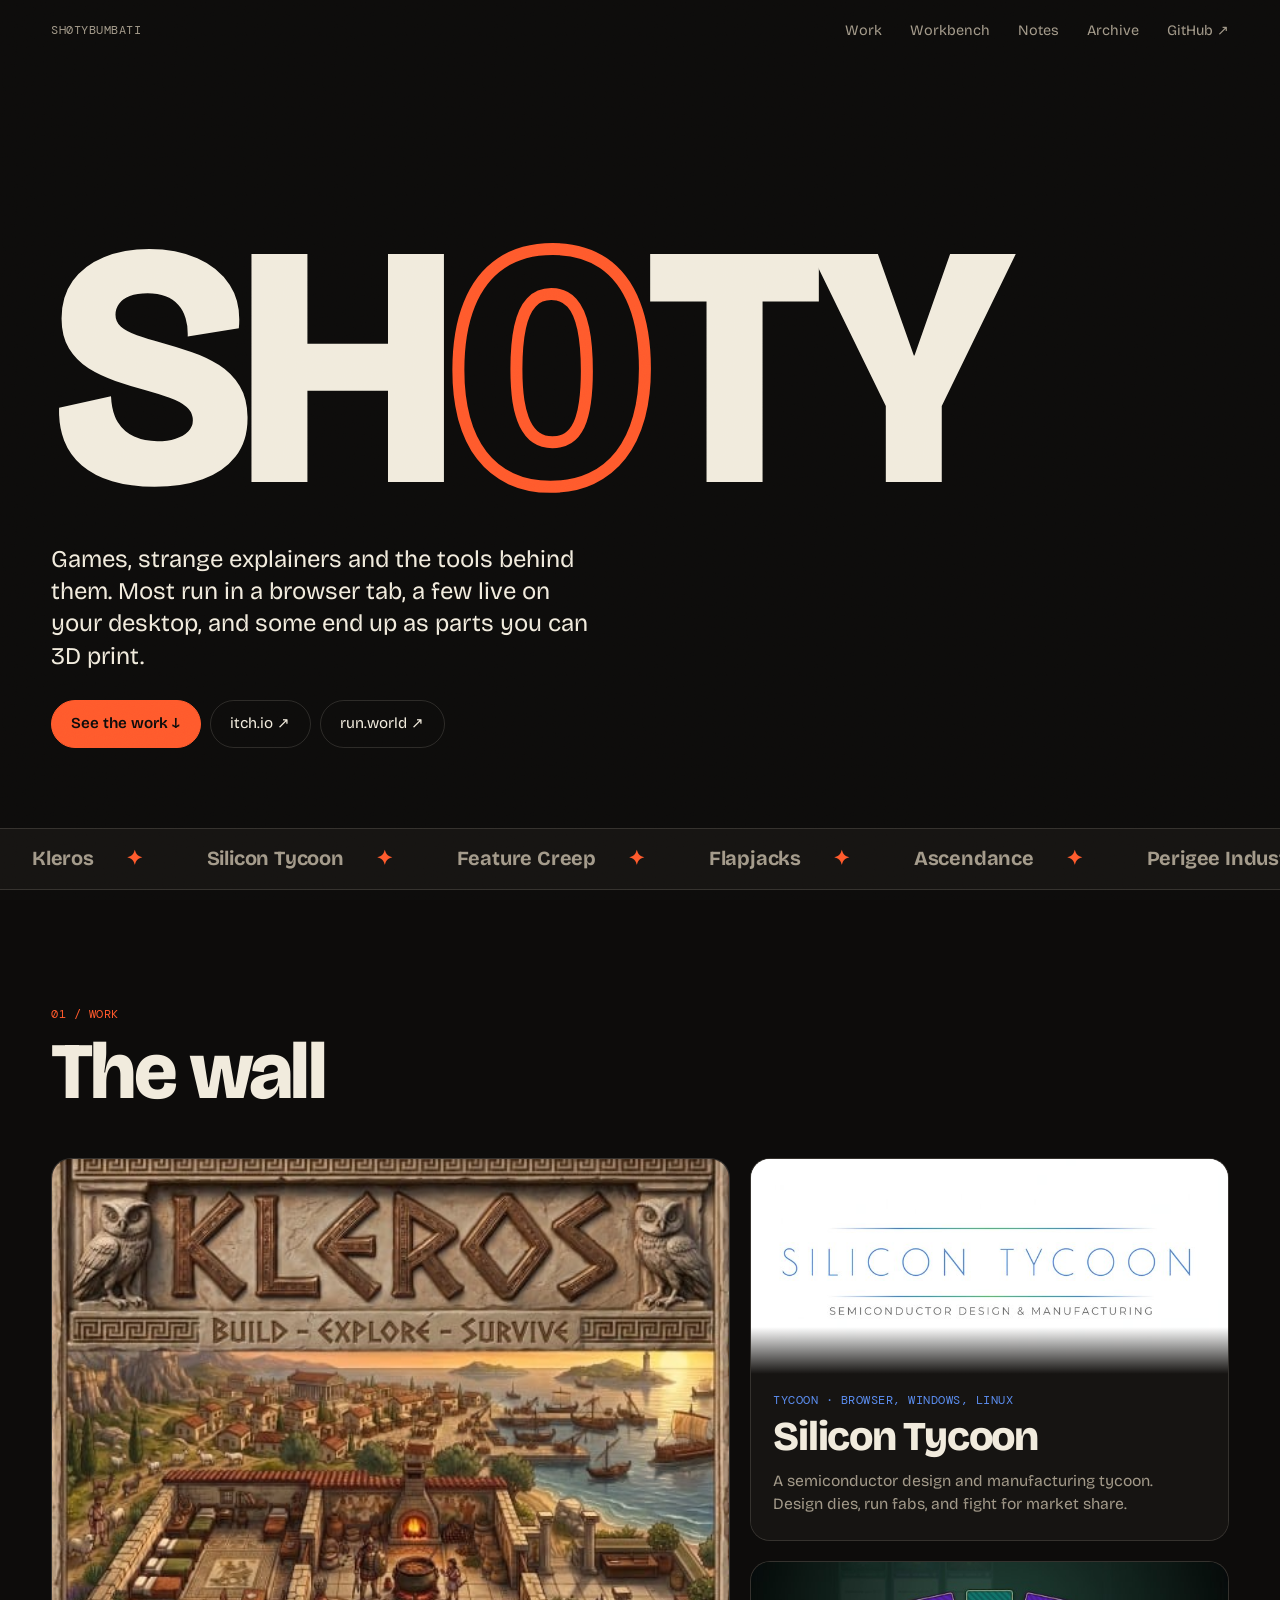
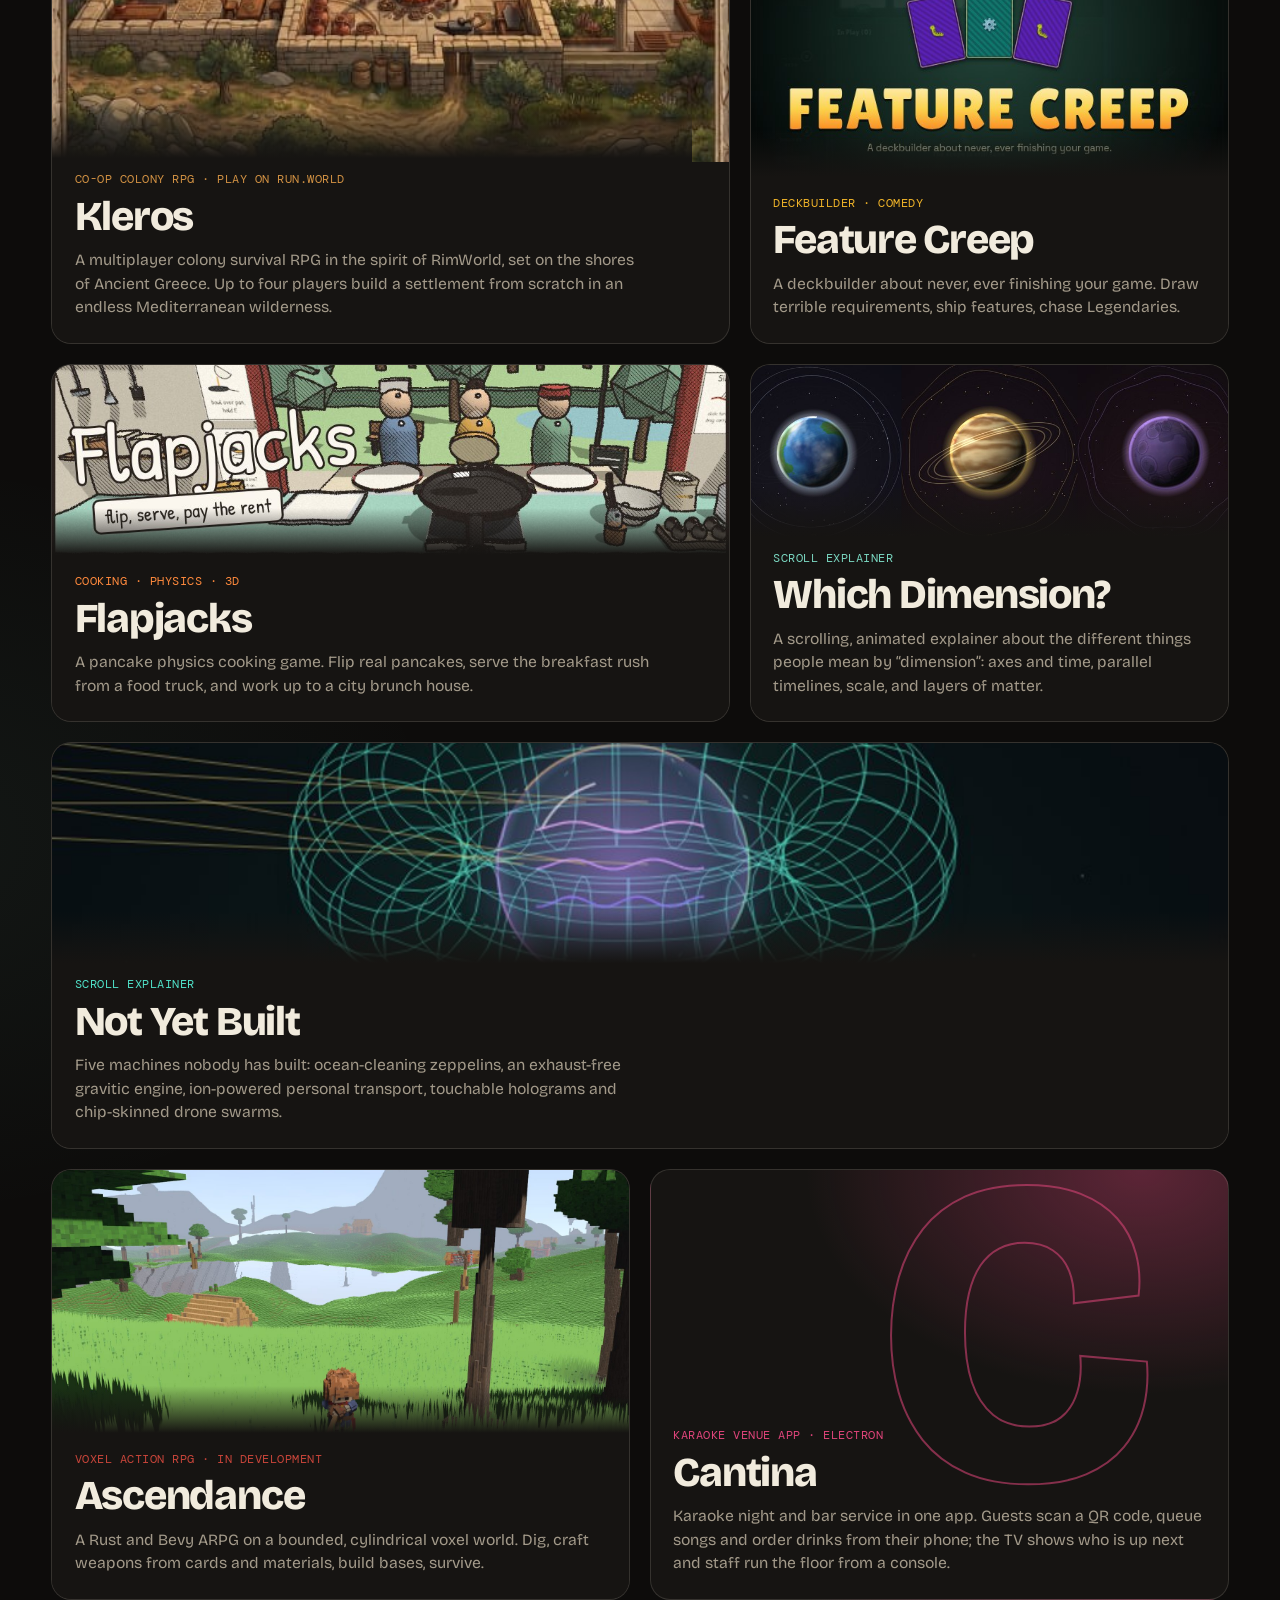
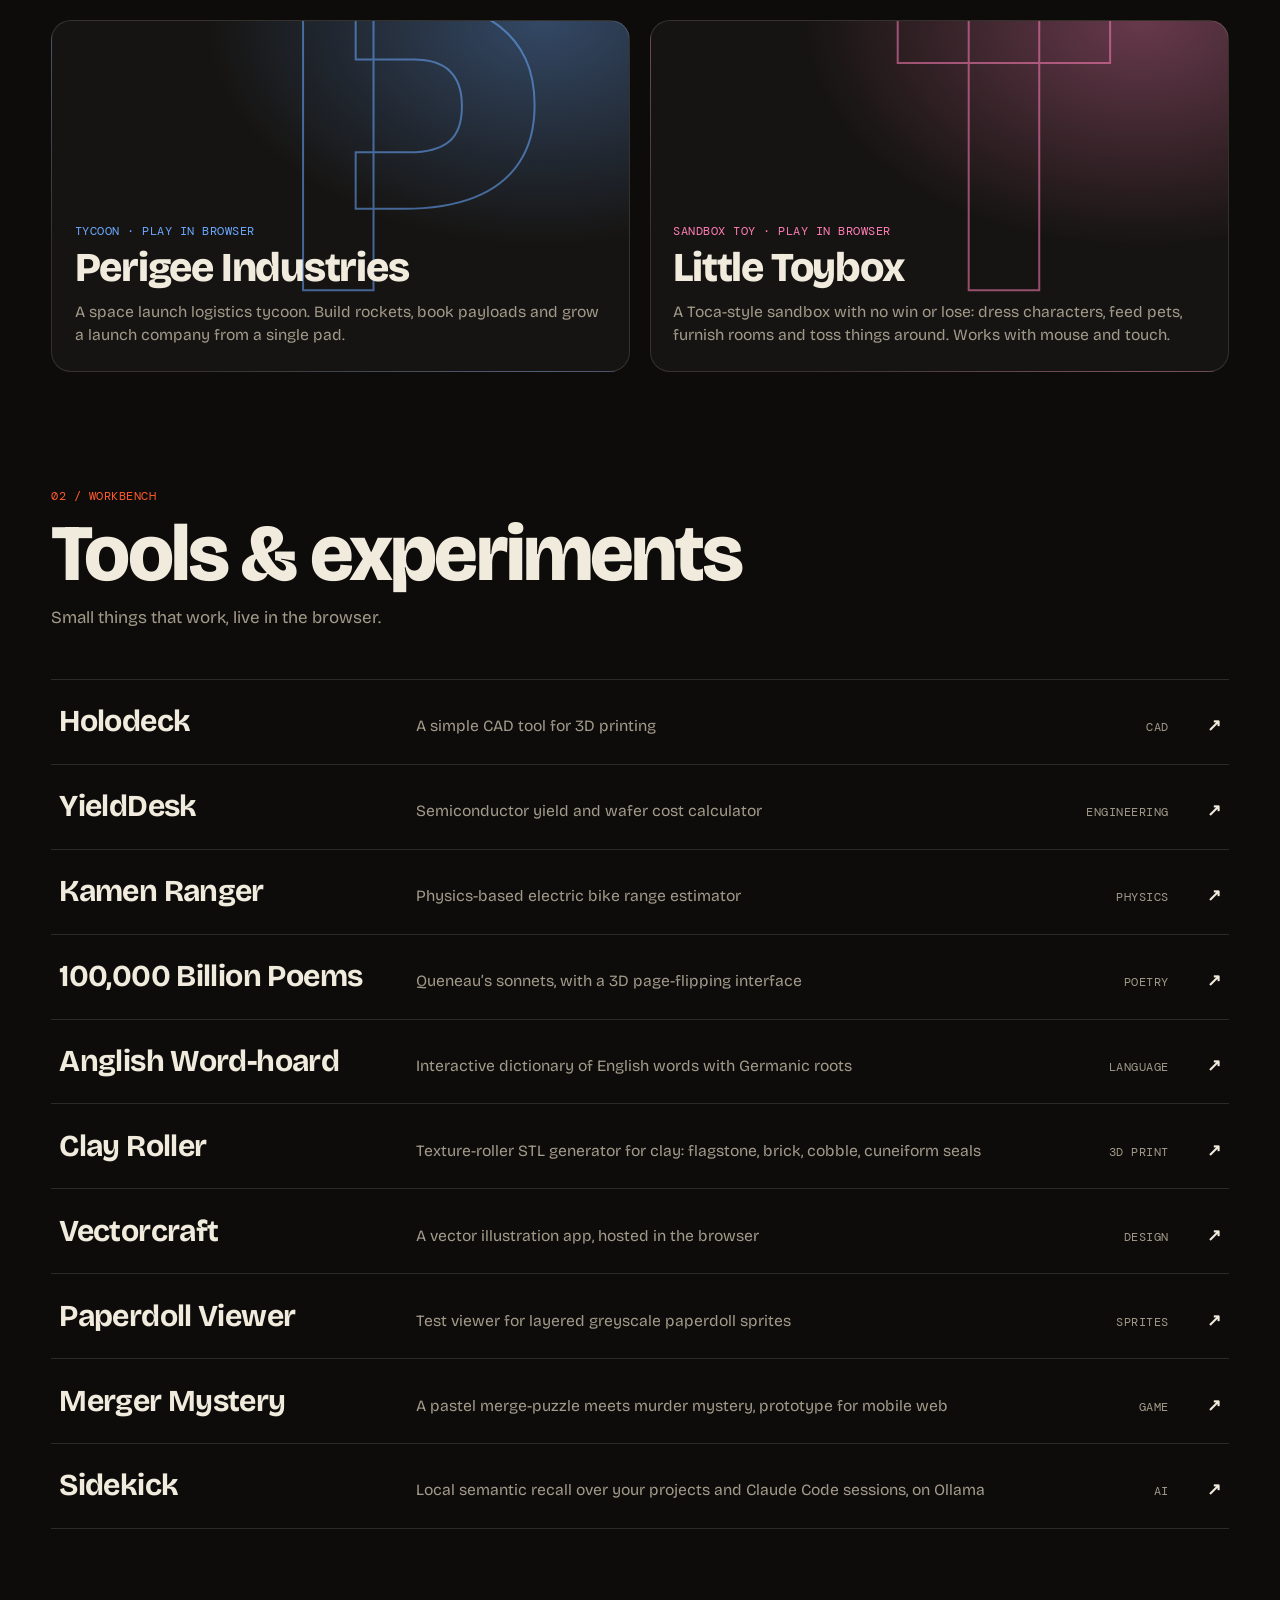
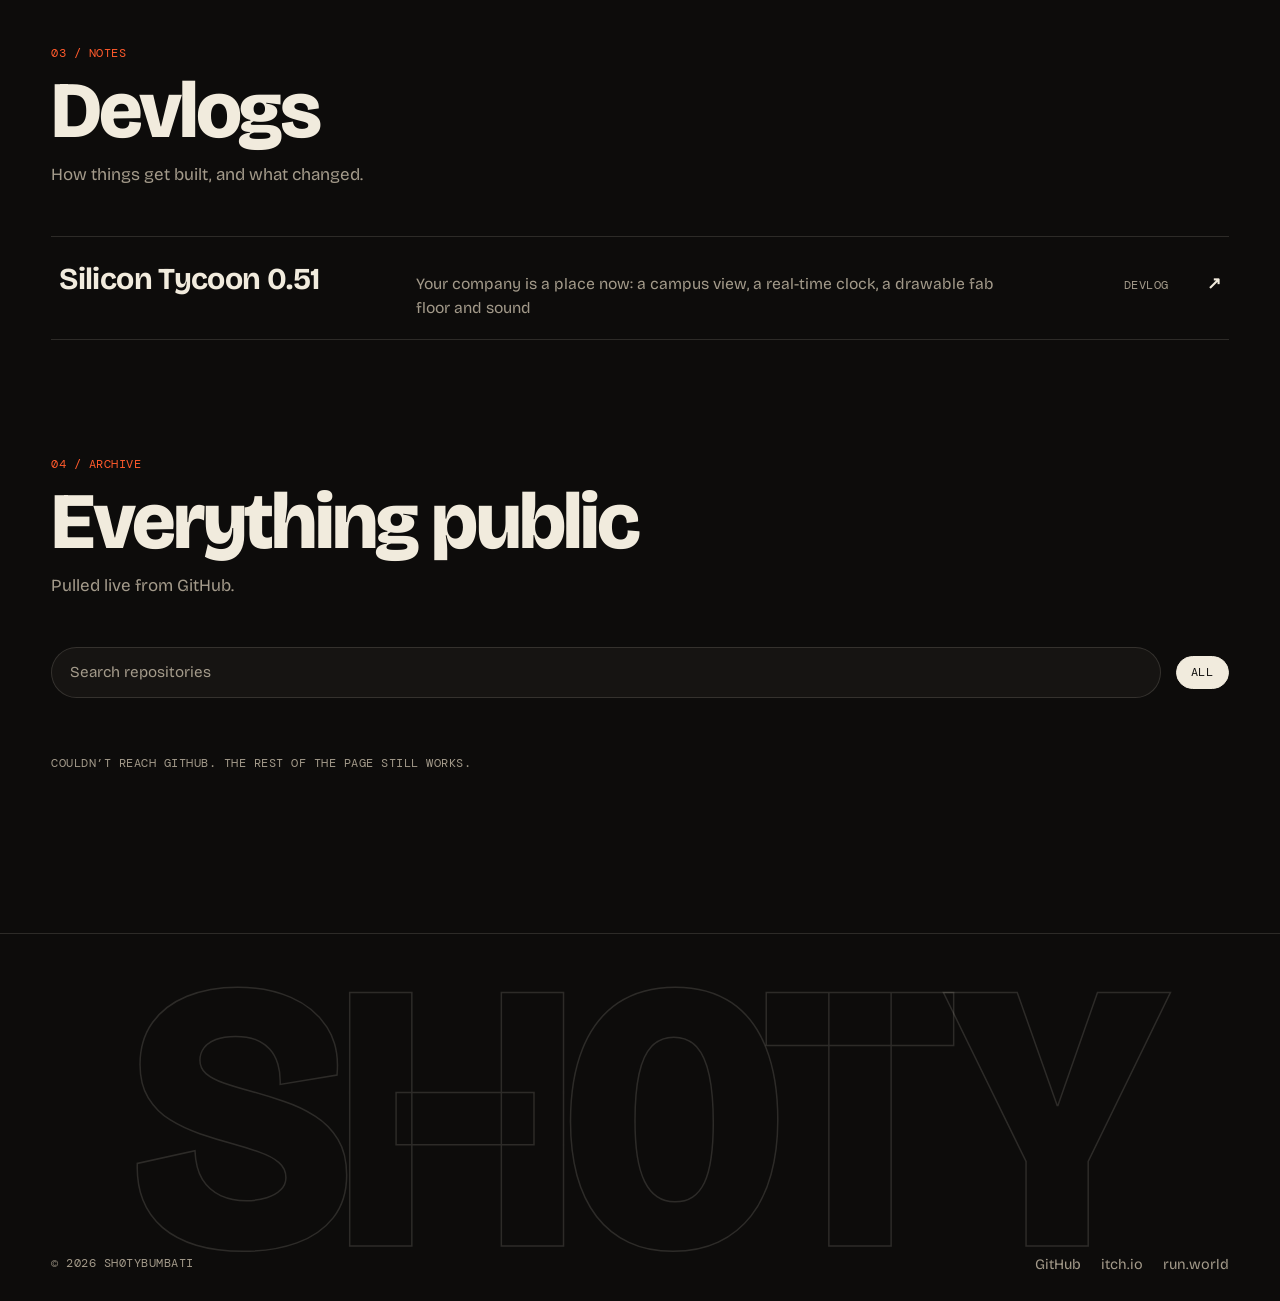
<file: index.html>
<!DOCTYPE html>
<html lang="en">
<head>
    <meta charset="UTF-8">
    <meta name="viewport" content="width=device-width, initial-scale=1.0">
    <title>Sh0ty — games, tools &amp; strange explainers</title>
    <meta name="description" content="Sh0tybumbati's portfolio: browser games, desktop apps, tools and animated explainers.">
    <meta name="theme-color" content="#0d0c0b">
    <link rel="preconnect" href="https://fonts.googleapis.com">
    <link rel="preconnect" href="https://fonts.gstatic.com" crossorigin>
    <link href="https://fonts.googleapis.com/css2?family=Bricolage+Grotesque:opsz,wght@12..96,300..800&family=DM+Mono:wght@400;500&display=swap" rel="stylesheet">
    <link rel="stylesheet" href="style.css">
    <script>document.documentElement.classList.add('js');</script>
</head>
<body>
    <div class="grain" aria-hidden="true"></div>

    <header class="hero">
        <nav class="topbar" aria-label="Elsewhere">
            <span class="mono">sh0tybumbati</span>
            <span class="topbar-links">
                <a href="#wall">Work</a>
                <a href="#bench">Workbench</a>
                <a href="#notes">Notes</a>
                <a href="#archive">Archive</a>
                <a href="https://github.com/sh0tybumbati" target="_blank" rel="noopener">GitHub&nbsp;↗</a>
            </span>
        </nav>

        <h1 class="wordmark" aria-label="Sh0ty">
            <span>SH</span><span class="zero">0</span><span>TY</span>
        </h1>
        <p class="lede">Games, strange explainers and the tools behind them. Most run in a browser tab, a few live on your desktop, and some end up as parts you can 3D print.</p>

        <div class="hero-cta">
            <a class="pill pill-solid" href="#wall">See the work <span aria-hidden="true">↓</span></a>
            <a class="pill" href="https://sh0tybumbati.itch.io" target="_blank" rel="noopener">itch.io&nbsp;↗</a>
            <a class="pill" href="https://run.world/sh0tybumbati" target="_blank" rel="noopener">run.world&nbsp;↗</a>
        </div>
    </header>

    <div class="ticker" aria-hidden="true">
        <div class="ticker-track">
            <span>Kleros</span><span>Silicon Tycoon</span><span>Feature Creep</span><span>Flapjacks</span><span>Ascendance</span><span>Perigee Industries</span><span>Little Toybox</span><span>Cantina</span><span>Which Dimension?</span><span>Holodeck</span>
            <span>Kleros</span><span>Silicon Tycoon</span><span>Feature Creep</span><span>Flapjacks</span><span>Ascendance</span><span>Perigee Industries</span><span>Little Toybox</span><span>Cantina</span><span>Which Dimension?</span><span>Holodeck</span>
        </div>
    </div>

    <main>
        <!-- The wall: hand-maintained, since most game repos are private and the GitHub API can't list them -->
        <section id="wall" class="wall-section">
            <div class="sec-head">
                <p class="mono kicker">01 / Work</p>
                <h2>The wall</h2>
            </div>

            <div class="wall">
                <a class="tile t-kleros" style="--c:#d19143" href="https://run.world/sh0tybumbati/kleros" target="_blank" rel="noopener">
                    <div class="media" style="background-image:url('assets/img/kleros.jpg')"></div>
                    <div class="cap">
                        <span class="mono tag">Co-op colony RPG · play on run.world</span>
                        <h3>Kleros</h3>
                        <p>A multiplayer colony survival RPG in the spirit of RimWorld, set on the shores of Ancient Greece. Up to four players build a settlement from scratch in an endless Mediterranean wilderness.</p>
                    </div>
                    <span class="go" aria-hidden="true">↗</span>
                </a>

                <a class="tile t-silicon" style="--c:#5b8def" href="https://sh0tybumbati.itch.io/silicon-tycoon" target="_blank" rel="noopener">
                    <div class="media media-light" style="background-image:url('assets/img/silicon-tycoon.jpg')"></div>
                    <div class="cap">
                        <span class="mono tag">Tycoon · browser, Windows, Linux</span>
                        <h3>Silicon Tycoon</h3>
                        <p>A semiconductor design and manufacturing tycoon. Design dies, run fabs, and fight for market share.</p>
                    </div>
                    <span class="go" aria-hidden="true">↗</span>
                </a>

                <a class="tile t-creep" style="--c:#f0b429" href="https://sh0tybumbati.itch.io/feature-creep" target="_blank" rel="noopener">
                    <div class="media" style="background-image:url('assets/img/feature-creep.jpg')"></div>
                    <div class="cap">
                        <span class="mono tag">Deckbuilder · comedy</span>
                        <h3>Feature Creep</h3>
                        <p>A deckbuilder about never, ever finishing your game. Draw terrible requirements, ship features, chase Legendaries.</p>
                    </div>
                    <span class="go" aria-hidden="true">↗</span>
                </a>

                <a class="tile t-flap" style="--c:#ff8a3d" href="https://sh0tybumbati.itch.io/flapjacks" target="_blank" rel="noopener">
                    <div class="media" style="background-image:url('assets/img/flapjacks.jpg')"></div>
                    <div class="cap">
                        <span class="mono tag">Cooking · physics · 3D</span>
                        <h3>Flapjacks</h3>
                        <p>A pancake physics cooking game. Flip real pancakes, serve the breakfast rush from a food truck, and work up to a city brunch house.</p>
                    </div>
                    <span class="go" aria-hidden="true">↗</span>
                </a>

                <a class="tile t-dim" style="--c:#7ad7c1" href="https://sh0tybumbati.github.io/dimensions/" target="_blank" rel="noopener">
                    <div class="media" style="background-image:url('assets/img/dimensions.jpg')"></div>
                    <div class="cap">
                        <span class="mono tag">Scroll explainer</span>
                        <h3>Which Dimension?</h3>
                        <p>A scrolling, animated explainer about the different things people mean by &ldquo;dimension&rdquo;: axes and time, parallel timelines, scale, and layers of matter.</p>
                    </div>
                    <span class="go" aria-hidden="true">↗</span>
                </a>

                <a class="tile t-nyb" style="--c:#50e1c8" href="https://sh0tybumbati.github.io/not-yet-built/" target="_blank" rel="noopener">
                    <div class="media" style="background-image:url('assets/img/not-yet-built.jpg')"></div>
                    <div class="cap">
                        <span class="mono tag">Scroll explainer</span>
                        <h3>Not Yet Built</h3>
                        <p>Five machines nobody has built: ocean-cleaning zeppelins, an exhaust-free gravitic engine, ion-powered personal transport, touchable holograms and chip-skinned drone swarms.</p>
                    </div>
                    <span class="go" aria-hidden="true">&#8599;</span>
                </a>

                <!-- Private repo: no link. -->
                <div class="tile t-asc" style="--c:#c8453a">
                    <div class="media" style="background-image:url('assets/img/ascendance.jpg')"></div>
                    <div class="cap">
                        <span class="mono tag">Voxel action RPG · in development</span>
                        <h3>Ascendance</h3>
                        <p>A Rust and Bevy ARPG on a bounded, cylindrical voxel world. Dig, craft weapons from cards and materials, build bases, survive.</p>
                    </div>
                </div>

                <a class="tile t-cantina poster" style="--c:#e0457b" href="https://github.com/sh0tybumbati/cantina" target="_blank" rel="noopener">
                    <div class="poster-art" aria-hidden="true">
                        <span>C</span>
                    </div>
                    <div class="cap">
                        <span class="mono tag">Karaoke venue app · Electron</span>
                        <h3>Cantina</h3>
                        <p>Karaoke night and bar service in one app. Guests scan a QR code, queue songs and order drinks from their phone; the TV shows who is up next and staff run the floor from a console.</p>
                    </div>
                    <span class="go" aria-hidden="true">↗</span>
                </a>

                <a class="tile t-perigee poster" style="--c:#6aa9ff" href="https://sh0tybumbati.github.io/perigee-industries/" target="_blank" rel="noopener">
                    <div class="poster-art" aria-hidden="true">
                        <span>P</span>
                    </div>
                    <div class="cap">
                        <span class="mono tag">Tycoon · play in browser</span>
                        <h3>Perigee Industries</h3>
                        <p>A space launch logistics tycoon. Build rockets, book payloads and grow a launch company from a single pad.</p>
                    </div>
                    <span class="go" aria-hidden="true">&#8599;</span>
                </a>

                <a class="tile t-toybox poster" style="--c:#ff7eb6" href="https://sh0tybumbati.github.io/toybox/" target="_blank" rel="noopener">
                    <div class="poster-art" aria-hidden="true">
                        <span>T</span>
                    </div>
                    <div class="cap">
                        <span class="mono tag">Sandbox toy · play in browser</span>
                        <h3>Little Toybox</h3>
                        <p>A Toca-style sandbox with no win or lose: dress characters, feed pets, furnish rooms and toss things around. Works with mouse and touch.</p>
                    </div>
                    <span class="go" aria-hidden="true">&#8599;</span>
                </a>
            </div>
        </section>

        <section id="bench" class="bench-section">
            <div class="sec-head">
                <p class="mono kicker">02 / Workbench</p>
                <h2>Tools &amp; experiments</h2>
                <p class="sec-sub">Small things that work, live in the browser.</p>
            </div>

            <ul class="bench">
                <li><a href="https://sh0tybumbati.github.io/holodeck/" target="_blank" rel="noopener"><span class="b-name">Holodeck</span><span class="b-desc">A simple CAD tool for 3D printing</span><span class="mono b-tag">cad</span><span class="b-go" aria-hidden="true">↗</span></a></li>
                <li><a href="https://sh0tybumbati.github.io/yielddesk/" target="_blank" rel="noopener"><span class="b-name">YieldDesk</span><span class="b-desc">Semiconductor yield and wafer cost calculator</span><span class="mono b-tag">engineering</span><span class="b-go" aria-hidden="true">↗</span></a></li>
                <li><a href="https://sh0tybumbati.github.io/Kamen-Ranger/" target="_blank" rel="noopener"><span class="b-name">Kamen Ranger</span><span class="b-desc">Physics-based electric bike range estimator</span><span class="mono b-tag">physics</span><span class="b-go" aria-hidden="true">↗</span></a></li>
                <li><a href="https://sh0tybumbati.github.io/100k-billion-poems/" target="_blank" rel="noopener"><span class="b-name">100,000 Billion Poems</span><span class="b-desc">Queneau&rsquo;s sonnets, with a 3D page-flipping interface</span><span class="mono b-tag">poetry</span><span class="b-go" aria-hidden="true">↗</span></a></li>
                <li><a href="https://sh0tybumbati.github.io/Anglish-Word-hoard/" target="_blank" rel="noopener"><span class="b-name">Anglish Word-hoard</span><span class="b-desc">Interactive dictionary of English words with Germanic roots</span><span class="mono b-tag">language</span><span class="b-go" aria-hidden="true">↗</span></a></li>
                <li><a href="https://sh0tybumbati.github.io/clay-roller/" target="_blank" rel="noopener"><span class="b-name">Clay Roller</span><span class="b-desc">Texture-roller STL generator for clay: flagstone, brick, cobble, cuneiform seals</span><span class="mono b-tag">3d print</span><span class="b-go" aria-hidden="true">&#8599;</span></a></li>
                <li><a href="https://sh0tybumbati.github.io/vectorcraft/" target="_blank" rel="noopener"><span class="b-name">Vectorcraft</span><span class="b-desc">A vector illustration app, hosted in the browser</span><span class="mono b-tag">design</span><span class="b-go" aria-hidden="true">&#8599;</span></a></li>
                <li><a href="https://sh0tybumbati.github.io/paperdoll-viewer/" target="_blank" rel="noopener"><span class="b-name">Paperdoll Viewer</span><span class="b-desc">Test viewer for layered greyscale paperdoll sprites</span><span class="mono b-tag">sprites</span><span class="b-go" aria-hidden="true">&#8599;</span></a></li>
                <li><a href="https://sh0tybumbati.github.io/Merger-Mystery/" target="_blank" rel="noopener"><span class="b-name">Merger Mystery</span><span class="b-desc">A pastel merge-puzzle meets murder mystery, prototype for mobile web</span><span class="mono b-tag">game</span><span class="b-go" aria-hidden="true">&#8599;</span></a></li>
                <li><a href="https://github.com/sh0tybumbati/sidekick" target="_blank" rel="noopener"><span class="b-name">Sidekick</span><span class="b-desc">Local semantic recall over your projects and Claude Code sessions, on Ollama</span><span class="mono b-tag">ai</span><span class="b-go" aria-hidden="true">&#8599;</span></a></li>
            </ul>
        </section>

        <section id="notes" class="bench-section">
            <div class="sec-head">
                <p class="mono kicker">03 / Notes</p>
                <h2>Devlogs</h2>
                <p class="sec-sub">How things get built, and what changed.</p>
            </div>

            <ul class="bench">
                <li><a href="notes/silicon-tycoon-0-51/"><span class="b-name">Silicon Tycoon 0.51</span><span class="b-desc">Your company is a place now: a campus view, a real-time clock, a drawable fab floor and sound</span><span class="mono b-tag">devlog</span><span class="b-go" aria-hidden="true">&#8599;</span></a></li>
            </ul>
        </section>

        <section id="archive" class="archive-section">
            <div class="sec-head">
                <p class="mono kicker">04 / Archive</p>
                <h2>Everything public</h2>
                <p class="sec-sub">Pulled live from GitHub.</p>
            </div>

            <div class="controls">
                <input type="search" class="search" placeholder="Search repositories" id="searchInput" aria-label="Search repositories">
                <div class="filters" id="filterContainer" role="group" aria-label="Filter by language">
                    <button class="filter-btn active" data-filter="all">All</button>
                </div>
            </div>

            <p id="loading" class="state mono">Fetching repositories…</p>
            <p id="error" class="state mono" hidden>Couldn&rsquo;t reach GitHub. The rest of the page still works.</p>
            <p id="noResults" class="state mono" hidden>Nothing matches that.</p>
            <ul id="reposGrid" class="archive"></ul>
        </section>
    </main>

    <footer class="footer">
        <div class="footer-big" aria-hidden="true">SH0TY</div>
        <div class="footer-row">
            <span class="mono">&copy; 2026 Sh0tybumbati</span>
            <span class="footer-links">
                <a href="https://github.com/sh0tybumbati" target="_blank" rel="noopener">GitHub</a>
                <a href="https://sh0tybumbati.itch.io" target="_blank" rel="noopener">itch.io</a>
                <a href="https://run.world/sh0tybumbati" target="_blank" rel="noopener">run.world</a>
            </span>
        </div>
    </footer>

    <script src="script.js"></script>
</body>
</html>
</file>
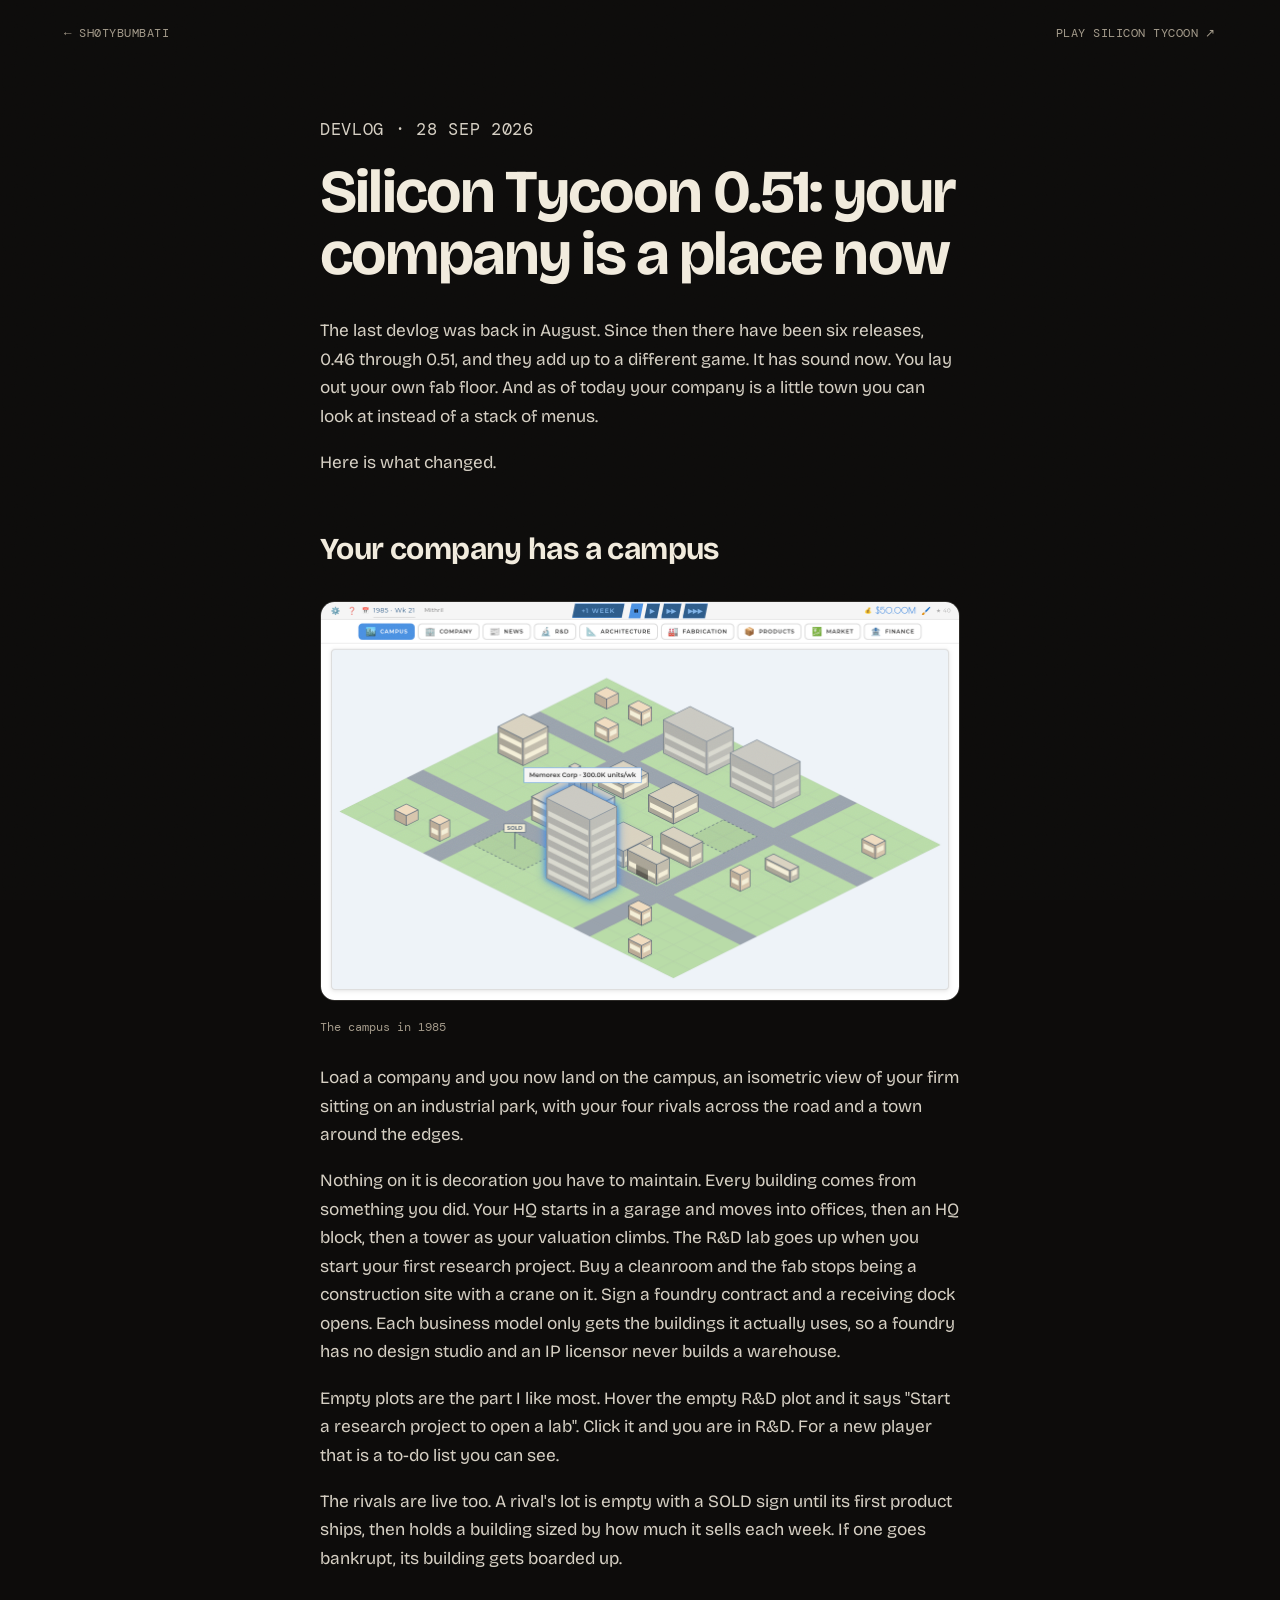
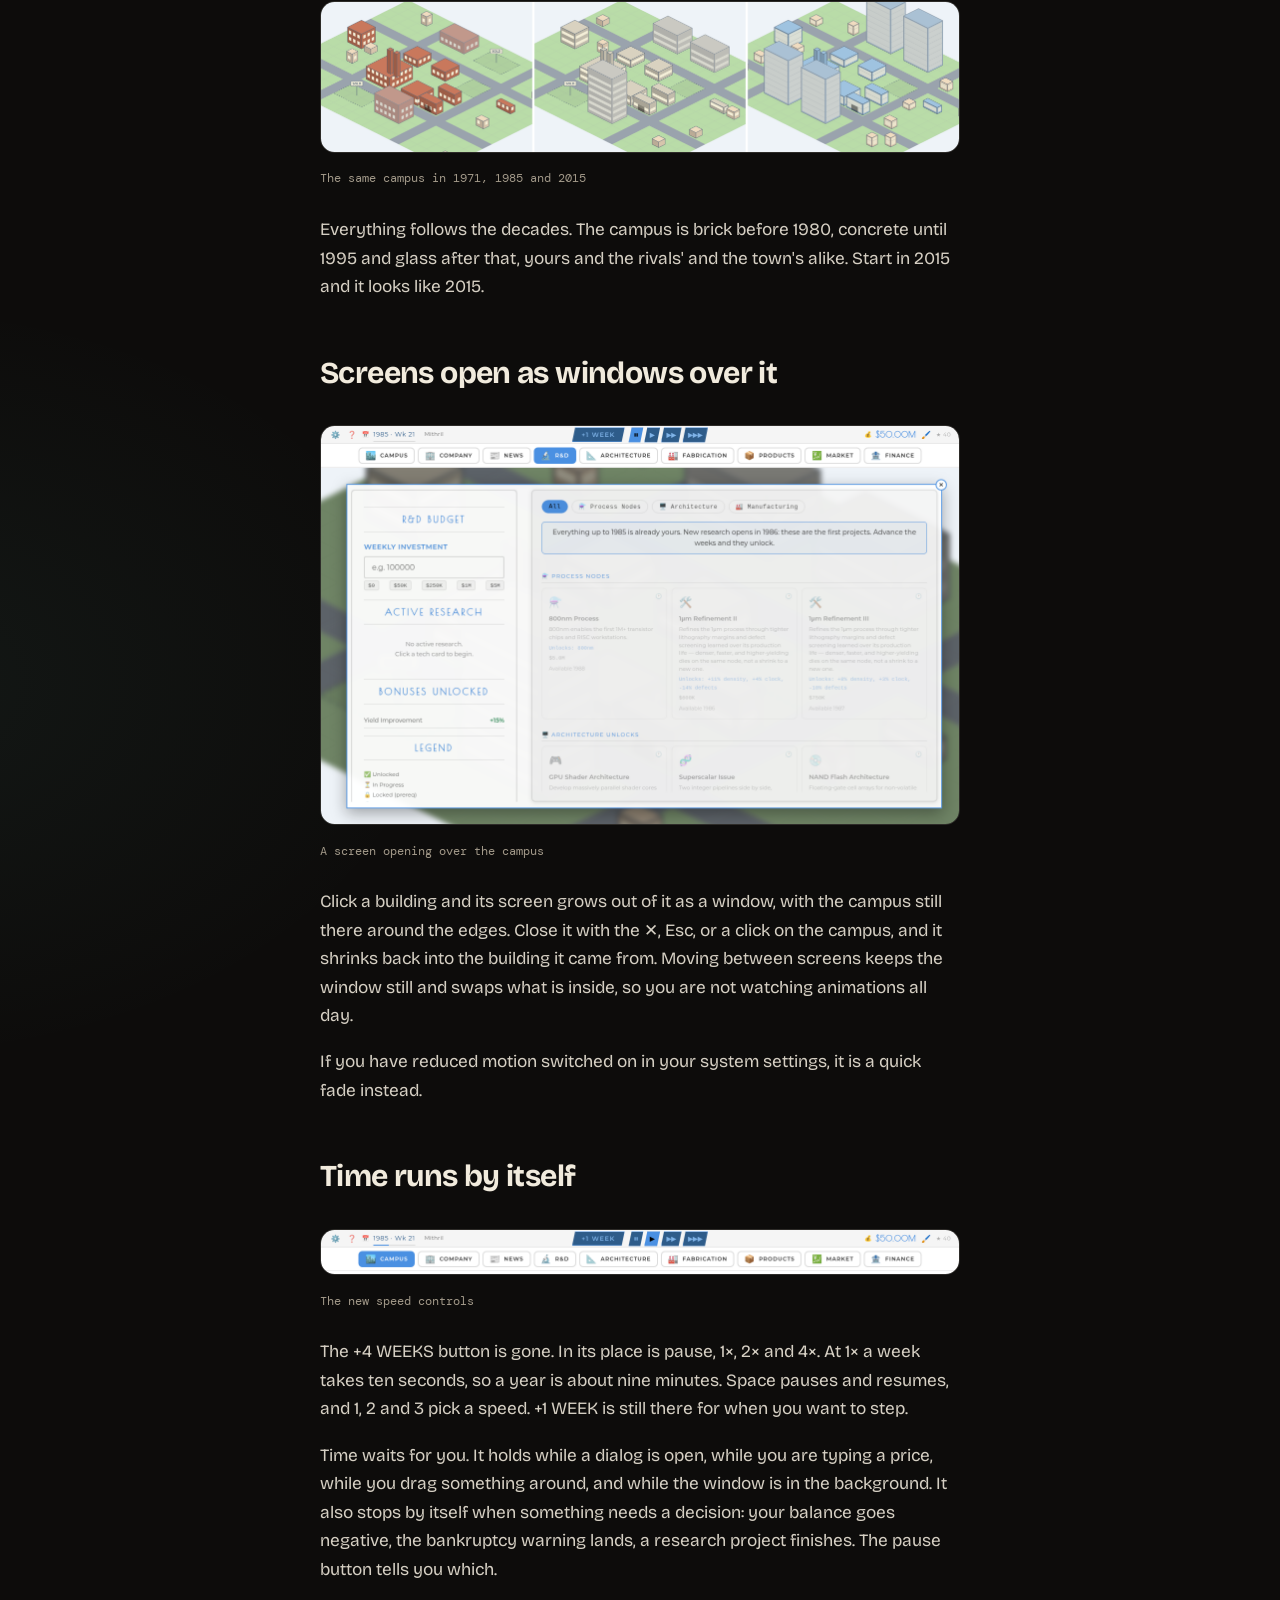
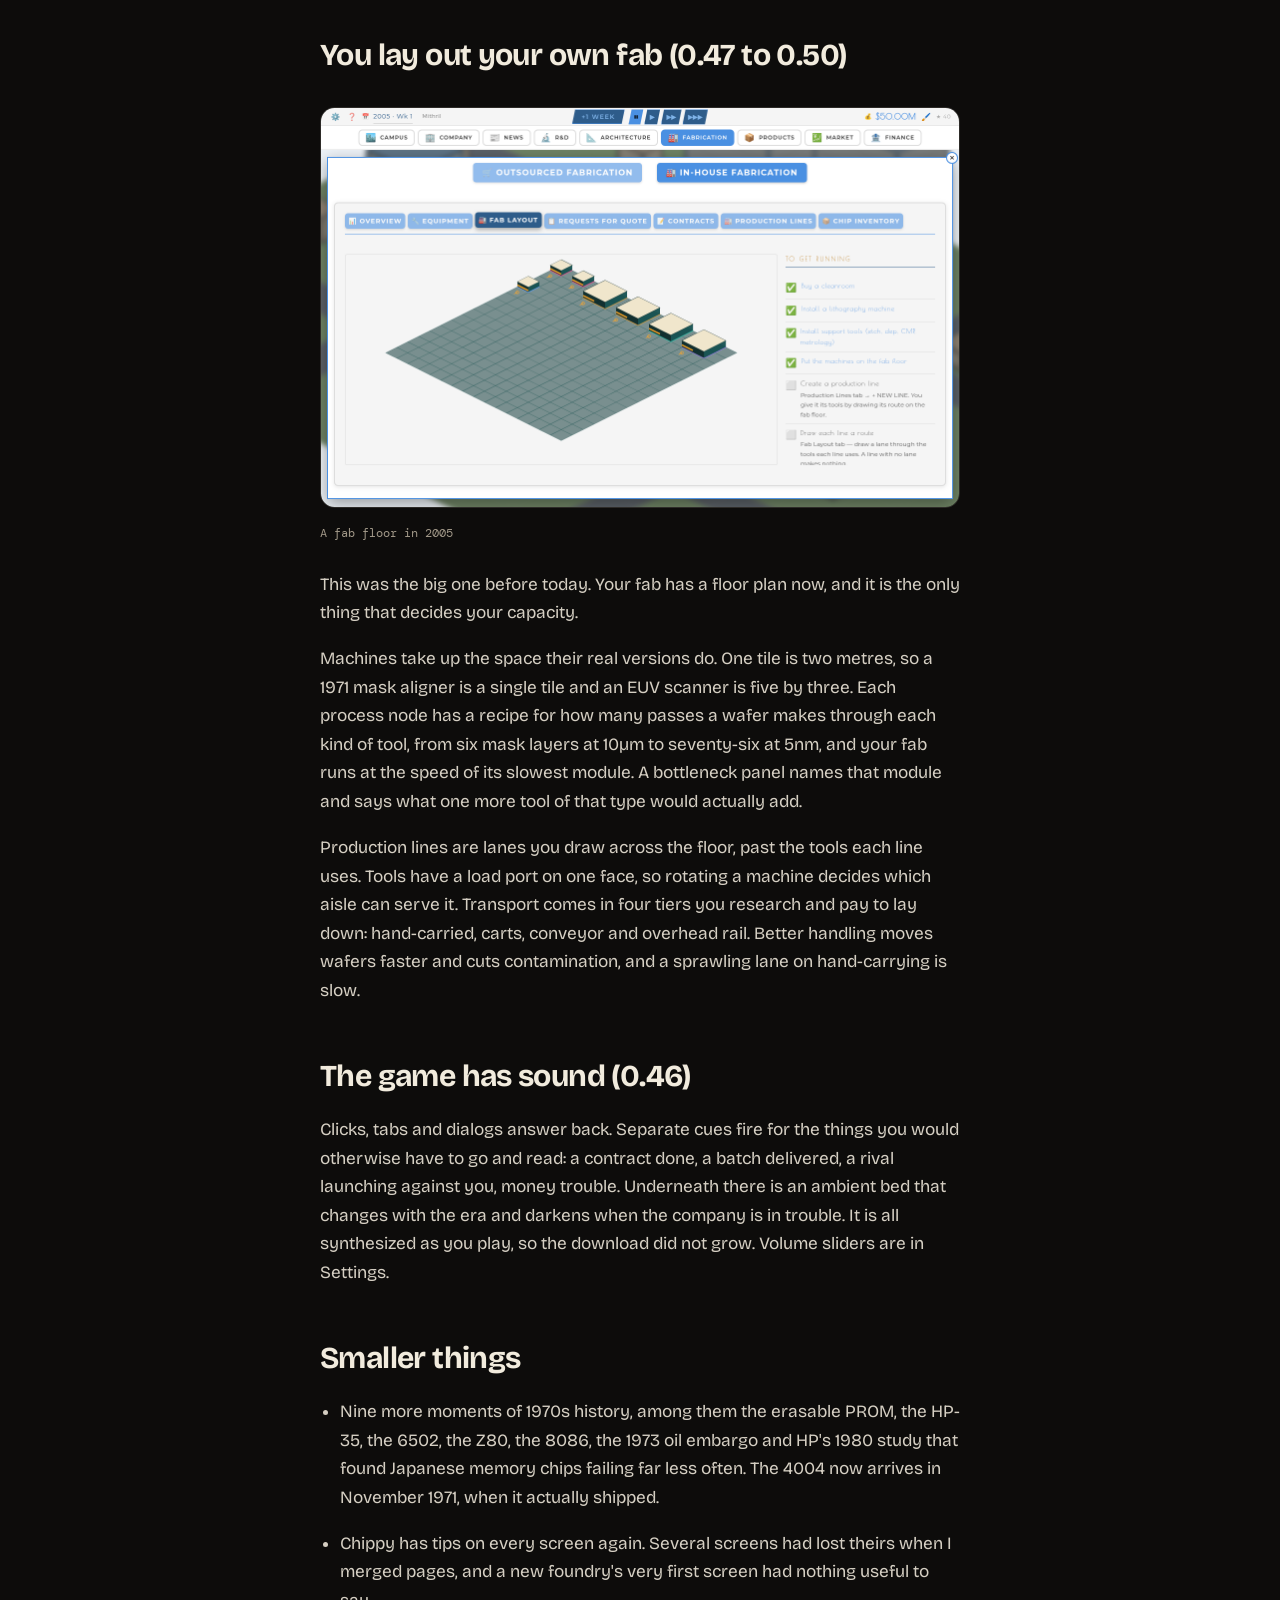
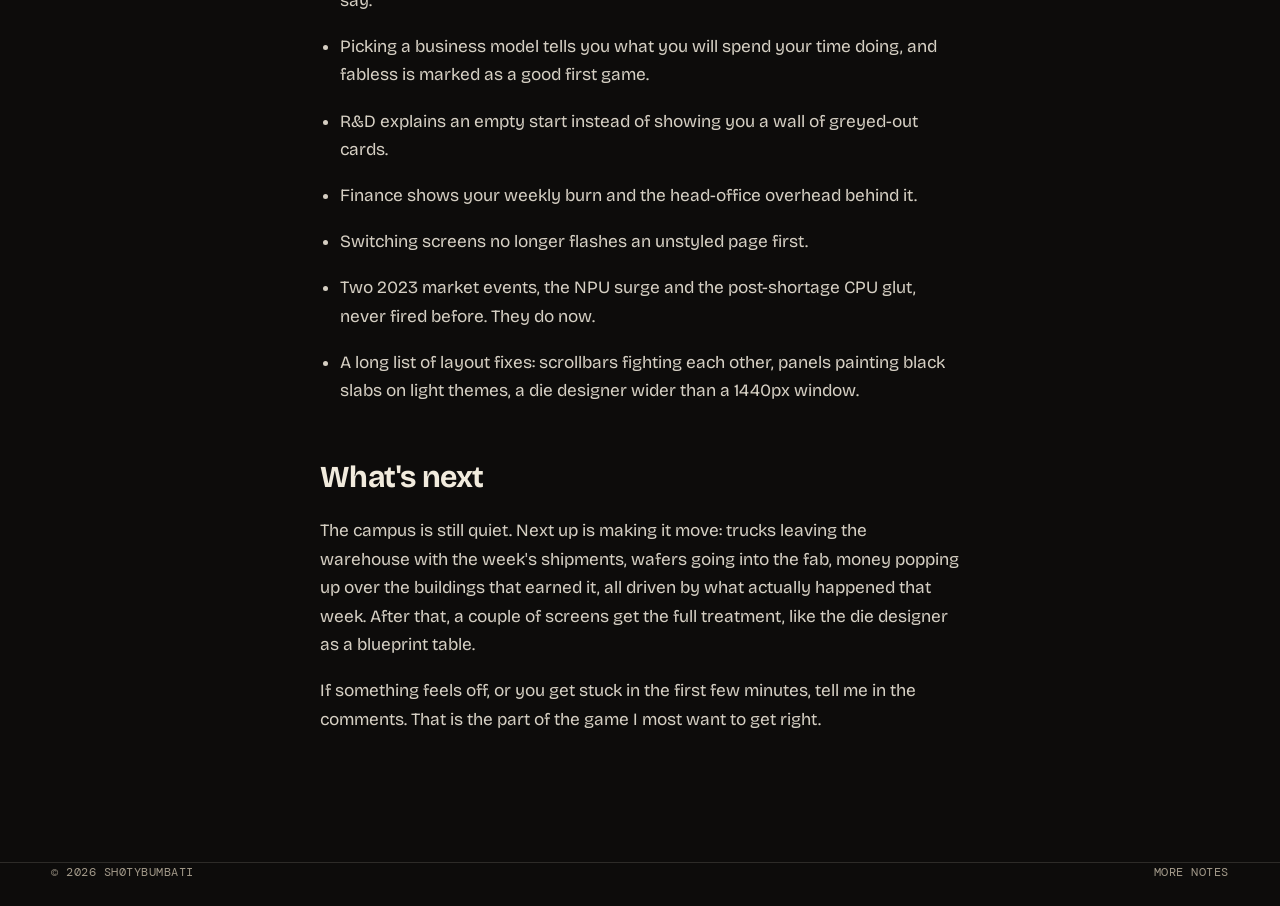
<file: notes/silicon-tycoon-0-51/index.html>
<!DOCTYPE html>
<html lang="en">
<head>
    <meta charset="UTF-8">
    <meta name="viewport" content="width=device-width, initial-scale=1.0">
    <title>Silicon Tycoon 0.51: your company is a place now — Sh0ty notes</title>
    <meta name="description" content="Devlog for Silicon Tycoon 0.51: the campus view, a real-time clock, a drawable fab floor and sound.">
    <meta name="theme-color" content="#0d0c0b">
    <link rel="preconnect" href="https://fonts.googleapis.com">
    <link rel="preconnect" href="https://fonts.gstatic.com" crossorigin>
    <link href="https://fonts.googleapis.com/css2?family=Bricolage+Grotesque:opsz,wght@12..96,300..800&family=DM+Mono:wght@400;500&display=swap" rel="stylesheet">
    <link rel="stylesheet" href="../../style.css">
</head>
<body class="note-page">
    <div class="grain" aria-hidden="true"></div>
    <header class="note-top">
        <a class="mono" href="../../">&larr; sh0tybumbati</a>
        <a class="mono" href="https://sh0tybumbati.itch.io/silicon-tycoon" target="_blank" rel="noopener">Play Silicon Tycoon&nbsp;&#8599;</a>
    </header>
    <article class="note">
        <p class="mono kicker">Devlog · 28 Sep 2026</p>
        <h1>Silicon Tycoon 0.51: your company is a place now</h1>
<p>The last devlog was back in August. Since then there have been six releases, 0.46 through 0.51, and they add up to a different game. It has sound now. You lay out your own fab floor. And as of today your company is a little town you can look at instead of a stack of menus.</p>
<p>Here is what changed.</p>
<h2>Your company has a campus</h2>
<figure><img src="1-campus.png" alt="The campus in 1985" loading="lazy"><figcaption>The campus in 1985</figcaption></figure>
<p>Load a company and you now land on the campus, an isometric view of your firm sitting on an industrial park, with your four rivals across the road and a town around the edges.</p>
<p>Nothing on it is decoration you have to maintain. Every building comes from something you did. Your HQ starts in a garage and moves into offices, then an HQ block, then a tower as your valuation climbs. The R&amp;D lab goes up when you start your first research project. Buy a cleanroom and the fab stops being a construction site with a crane on it. Sign a foundry contract and a receiving dock opens. Each business model only gets the buildings it actually uses, so a foundry has no design studio and an IP licensor never builds a warehouse.</p>
<p>Empty plots are the part I like most. Hover the empty R&amp;D plot and it says "Start a research project to open a lab". Click it and you are in R&amp;D. For a new player that is a to-do list you can see.</p>
<p>The rivals are live too. A rival's lot is empty with a SOLD sign until its first product ships, then holds a building sized by how much it sells each week. If one goes bankrupt, its building gets boarded up.</p>
<figure><img src="5-eras.png" alt="The same campus in 1971, 1985 and 2015" loading="lazy"><figcaption>The same campus in 1971, 1985 and 2015</figcaption></figure>
<p>Everything follows the decades. The campus is brick before 1980, concrete until 1995 and glass after that, yours and the rivals' and the town's alike. Start in 2015 and it looks like 2015.</p>
<h2>Screens open as windows over it</h2>
<figure><img src="2-window-grows.png" alt="A screen opening over the campus" loading="lazy"><figcaption>A screen opening over the campus</figcaption></figure>
<p>Click a building and its screen grows out of it as a window, with the campus still there around the edges. Close it with the ✕, Esc, or a click on the campus, and it shrinks back into the building it came from. Moving between screens keeps the window still and swaps what is inside, so you are not watching animations all day.</p>
<p>If you have reduced motion switched on in your system settings, it is a quick fade instead.</p>
<h2>Time runs by itself</h2>
<figure><img src="3-play-clock.png" alt="The new speed controls" loading="lazy"><figcaption>The new speed controls</figcaption></figure>
<p>The +4 WEEKS button is gone. In its place is pause, 1×, 2× and 4×. At 1× a week takes ten seconds, so a year is about nine minutes. Space pauses and resumes, and 1, 2 and 3 pick a speed. +1 WEEK is still there for when you want to step.</p>
<p>Time waits for you. It holds while a dialog is open, while you are typing a price, while you drag something around, and while the window is in the background. It also stops by itself when something needs a decision: your balance goes negative, the bankruptcy warning lands, a research project finishes. The pause button tells you which.</p>
<h2>You lay out your own fab (0.47 to 0.50)</h2>
<figure><img src="4-fab-floor.png" alt="A fab floor in 2005" loading="lazy"><figcaption>A fab floor in 2005</figcaption></figure>
<p>This was the big one before today. Your fab has a floor plan now, and it is the only thing that decides your capacity.</p>
<p>Machines take up the space their real versions do. One tile is two metres, so a 1971 mask aligner is a single tile and an EUV scanner is five by three. Each process node has a recipe for how many passes a wafer makes through each kind of tool, from six mask layers at 10µm to seventy-six at 5nm, and your fab runs at the speed of its slowest module. A bottleneck panel names that module and says what one more tool of that type would actually add.</p>
<p>Production lines are lanes you draw across the floor, past the tools each line uses. Tools have a load port on one face, so rotating a machine decides which aisle can serve it. Transport comes in four tiers you research and pay to lay down: hand-carried, carts, conveyor and overhead rail. Better handling moves wafers faster and cuts contamination, and a sprawling lane on hand-carrying is slow.</p>
<h2>The game has sound (0.46)</h2>
<p>Clicks, tabs and dialogs answer back. Separate cues fire for the things you would otherwise have to go and read: a contract done, a batch delivered, a rival launching against you, money trouble. Underneath there is an ambient bed that changes with the era and darkens when the company is in trouble. It is all synthesized as you play, so the download did not grow. Volume sliders are in Settings.</p>
<h2>Smaller things</h2>
<ul>
<li>Nine more moments of 1970s history, among them the erasable PROM, the HP-35, the 6502, the Z80, the 8086, the 1973 oil embargo and HP's 1980 study that found Japanese memory chips failing far less often. The 4004 now arrives in November 1971, when it actually shipped.</li>
<li>Chippy has tips on every screen again. Several screens had lost theirs when I merged pages, and a new foundry's very first screen had nothing useful to say.</li>
<li>Picking a business model tells you what you will spend your time doing, and fabless is marked as a good first game.</li>
<li>R&amp;D explains an empty start instead of showing you a wall of greyed-out cards.</li>
<li>Finance shows your weekly burn and the head-office overhead behind it.</li>
<li>Switching screens no longer flashes an unstyled page first.</li>
<li>Two 2023 market events, the NPU surge and the post-shortage CPU glut, never fired before. They do now.</li>
<li>A long list of layout fixes: scrollbars fighting each other, panels painting black slabs on light themes, a die designer wider than a 1440px window.</li>
</ul>
<h2>What's next</h2>
<p>The campus is still quiet. Next up is making it move: trucks leaving the warehouse with the week's shipments, wafers going into the fab, money popping up over the buildings that earned it, all driven by what actually happened that week. After that, a couple of screens get the full treatment, like the die designer as a blueprint table.</p>
<p>If something feels off, or you get stuck in the first few minutes, tell me in the comments. That is the part of the game I most want to get right.</p>
    </article>
    <footer class="footer"><div class="footer-row"><span class="mono">&copy; 2026 Sh0tybumbati</span><a class="mono" href="../../#notes">More notes</a></div></footer>
</body>
</html>
</file>
<file: style.css>
:root {
    --ink: #0d0c0b;
    --ink-2: #161412;
    --line: rgba(241, 235, 221, 0.14);
    --paper: #f1ebdd;
    --muted: #a39a8a;
    --hot: #ff5a2c;
    --display: "Bricolage Grotesque", "Helvetica Neue", Arial, sans-serif;
    --mono: "DM Mono", ui-monospace, "SF Mono", Menlo, monospace;
    --gutter: clamp(1rem, 4vw, 3.5rem);
    --max: 1320px;
}

*, *::before, *::after { box-sizing: border-box; }
html { scroll-behavior: smooth; }

body {
    margin: 0;
    background:
        radial-gradient(70rem 40rem at 85% -10%, rgba(255, 90, 44, 0.13), transparent 60%),
        radial-gradient(60rem 40rem at -10% 40%, rgba(122, 215, 193, 0.06), transparent 60%),
        var(--ink);
    color: var(--paper);
    font-family: var(--display);
    font-size: 1.0625rem;
    line-height: 1.55;
    -webkit-font-smoothing: antialiased;
    overflow-x: hidden;
}

a { color: inherit; text-decoration: none; }
h1, h2, h3, p, ul { margin: 0; }
ul { padding: 0; list-style: none; }
.mono { font-family: var(--mono); font-size: 0.78rem; letter-spacing: 0.04em; text-transform: uppercase; }

:focus-visible { outline: 2px solid var(--hot); outline-offset: 3px; }

.grain {
    position: fixed; inset: 0; z-index: 50; pointer-events: none; opacity: 0.07; mix-blend-mode: overlay;
    background-image: url("data:image/svg+xml;utf8,<svg xmlns='http://www.w3.org/2000/svg' width='160' height='160'><filter id='n'><feTurbulence type='fractalNoise' baseFrequency='.9' numOctaves='2' stitchTiles='stitch'/></filter><rect width='100%' height='100%' filter='url(%23n)'/></svg>");
}

/* ---------- hero ---------- */
.hero {
    max-width: var(--max);
    margin: 0 auto;
    padding: 1.25rem var(--gutter) clamp(2.5rem, 7vw, 5rem);
    min-height: min(92vh, 56rem);
    display: flex; flex-direction: column;
}
.topbar { display: flex; justify-content: space-between; align-items: center; color: var(--muted); }
.topbar-links { display: flex; gap: clamp(0.75rem, 2.5vw, 1.75rem); font-size: 0.9rem; }
.topbar-links a { transition: color .2s; }
.topbar-links a:hover { color: var(--paper); }

.wordmark {
    margin-top: auto;
    font-weight: 800;
    font-size: clamp(5.5rem, 27vw, 26rem);
    line-height: 0.82;
    letter-spacing: -0.045em;
    font-variation-settings: "opsz" 96;
    display: flex; align-items: baseline;
}
.wordmark .zero {
    display: inline-grid; place-items: center;
    color: transparent;
    -webkit-text-stroke: clamp(3px, 1vw, 12px) var(--hot);
    margin: 0 0.02em;
    transform-origin: 50% 60%;
    animation: wobble 7s ease-in-out infinite;
}
@keyframes wobble { 0%,100% { transform: rotate(-4deg) scale(1);} 50% { transform: rotate(5deg) scale(1.04);} }

.lede { max-width: 34rem; margin-top: clamp(1.25rem, 3vw, 2rem); font-size: clamp(1.15rem, 2.2vw, 1.5rem); line-height: 1.35; color: var(--paper); }
.hero-cta { display: flex; flex-wrap: wrap; gap: 0.6rem; margin-top: 1.75rem; }
.pill {
    padding: 0.7rem 1.2rem; border: 1px solid var(--line); border-radius: 99px; font-size: 0.95rem;
    transition: background .2s, color .2s, border-color .2s, transform .2s;
}
.pill:hover { border-color: var(--paper); transform: translateY(-2px); }
.pill-solid { background: var(--hot); border-color: var(--hot); color: var(--ink); font-weight: 600; }
.pill-solid:hover { background: var(--paper); border-color: var(--paper); }

/* entrance */
.js .hero > * { opacity: 0; transform: translateY(18px); animation: rise .8s cubic-bezier(.2,.7,.2,1) forwards; }
.js .hero > :nth-child(2) { animation-delay: .08s; }
.js .hero > :nth-child(3) { animation-delay: .22s; }
.js .hero > :nth-child(4) { animation-delay: .34s; }
@keyframes rise { to { opacity: 1; transform: none; } }

/* ---------- ticker ---------- */
.ticker { border-block: 1px solid var(--line); overflow: hidden; background: var(--ink-2); }
.ticker-track { display: flex; width: max-content; animation: slide 38s linear infinite; }
.ticker span {
    padding: 0.9rem 2rem; font-weight: 700; font-size: 1.25rem; letter-spacing: -0.01em; white-space: nowrap; color: var(--muted);
}
.ticker span::after { content: "✦"; margin-left: 2rem; color: var(--hot); }
@keyframes slide { to { transform: translateX(-50%); } }

/* ---------- sections ---------- */
main { max-width: var(--max); margin: 0 auto; padding: 0 var(--gutter); }
section { padding-top: clamp(4rem, 9vw, 7.5rem); }
.sec-head { margin-bottom: clamp(1.75rem, 4vw, 3rem); }
.kicker { color: var(--hot); margin-bottom: 0.6rem; }
.sec-head h2 { font-size: clamp(2.4rem, 7vw, 5rem); font-weight: 800; letter-spacing: -0.035em; line-height: 0.95; }
.sec-sub { margin-top: 0.8rem; color: var(--muted); }

.js .reveal { opacity: 0; transform: translateY(26px); transition: opacity .7s ease, transform .7s cubic-bezier(.2,.7,.2,1); }
.js .reveal.in { opacity: 1; transform: none; }
.js .tile.reveal.in { transition: transform .35s cubic-bezier(.2,.7,.2,1), border-color .3s, box-shadow .35s; transition-delay: 0s !important; }

/* ---------- the wall ---------- */
.wall { display: grid; grid-template-columns: repeat(12, 1fr); gap: clamp(0.75rem, 1.6vw, 1.25rem); }
.tile {
    position: relative; display: flex; flex-direction: column; overflow: hidden; isolation: isolate;
    border: 1px solid var(--line); border-radius: 1.25rem; background: var(--ink-2);
    transition: transform .35s cubic-bezier(.2,.7,.2,1), border-color .3s, box-shadow .35s;
}
a.tile:hover { transform: translateY(-6px); border-color: var(--c); box-shadow: 0 1.5rem 3rem -1.5rem var(--c); }

.t-kleros  { grid-column: span 7; grid-row: span 2; }
.t-silicon { grid-column: span 5; }
.t-creep   { grid-column: span 5; }
.t-flap    { grid-column: span 7; }
.t-dim     { grid-column: span 5; }
.t-nyb     { grid-column: span 12; }
.t-asc     { grid-column: span 6; }
.t-cantina { grid-column: span 6; }
.t-perigee { grid-column: span 6; }
.t-toybox  { grid-column: span 6; }

.media {
    flex: 1; min-height: 14rem; background-size: cover; background-position: center;
    transition: transform .8s cubic-bezier(.2,.7,.2,1);
}
.t-kleros .media { min-height: 26rem; }
.t-asc .media { min-height: 17rem; }
.t-flap .media, .t-dim .media { min-height: 11rem; }
.media-light { background-color: #fbfbf9; background-size: 100% auto; background-position: center; background-repeat: no-repeat; }
a.tile:hover .media { transform: scale(1.05); }

.cap { position: relative; padding: 1.25rem 1.4rem 1.5rem; background: linear-gradient(to top, var(--ink-2) 78%, transparent); margin-top: -3.5rem; padding-top: 4rem; }
.t-kleros .cap { max-width: 40rem; }
.tag { display: block; color: var(--c); margin-bottom: 0.45rem; }
.cap h3 { font-size: clamp(1.7rem, 3.2vw, 2.6rem); font-weight: 800; letter-spacing: -0.03em; line-height: 1; }
.cap p { margin-top: 0.65rem; max-width: 36rem; color: var(--muted); font-size: 0.98rem; line-height: 1.5; }
.go {
    position: absolute; top: 1rem; right: 1rem; width: 2.6rem; height: 2.6rem; display: grid; place-items: center;
    border-radius: 50%; background: var(--paper); color: var(--ink); font-weight: 700; font-size: 1.1rem;
    transform: scale(.7) rotate(-15deg); opacity: 0; transition: transform .3s cubic-bezier(.2,.7,.2,1), opacity .3s, background .2s;
}
a.tile:hover .go, a.tile:focus-visible .go { transform: none; opacity: 1; background: var(--c); }

/* poster tiles: no screenshots, so lean on type */
.poster { min-height: 22rem; justify-content: flex-end; background:
    radial-gradient(30rem 20rem at 85% 0%, color-mix(in srgb, var(--c) 35%, transparent), transparent 70%), var(--ink-2); }
.poster-art { position: absolute; inset: 0; z-index: -1; display: grid; place-items: center; overflow: hidden; }
.poster-art span {
    font-weight: 800; font-size: clamp(16rem, 34vw, 30rem); line-height: .8; letter-spacing: -0.06em;
    color: transparent; -webkit-text-stroke: 2px color-mix(in srgb, var(--c) 55%, transparent);
    transform: translate(26%, -14%); transition: transform .6s cubic-bezier(.2,.7,.2,1);
}
a.poster:hover .poster-art span { transform: translate(22%, -18%) rotate(-3deg); }
.poster .cap { margin-top: 0; padding-top: 1.5rem; background: none; }

/* ---------- workbench ---------- */
.bench { border-top: 1px solid var(--line); }
.bench a {
    isolation: isolate;
    display: grid; grid-template-columns: minmax(10rem, 1.1fr) 2fr 7.5rem 2rem; gap: 1.25rem; align-items: baseline;
    padding: 1.15rem 0.5rem; border-bottom: 1px solid var(--line); position: relative;
    transition: padding .3s cubic-bezier(.2,.7,.2,1), color .2s, background .3s;
}
.bench a::before { content: ""; position: absolute; left: 0; top: 0; bottom: 0; width: 0; background: var(--hot); transition: width .3s; z-index: -1; }
.bench a:hover { padding-left: 1.5rem; color: var(--ink); }
.bench a:hover::before { width: 100%; }
.b-name { font-size: clamp(1.25rem, 2.6vw, 1.9rem); font-weight: 700; letter-spacing: -0.02em; }
.b-desc { color: var(--muted); font-size: 0.98rem; }
.bench a:hover .b-desc, .bench a:hover .b-tag { color: var(--ink); }
.b-tag { color: var(--muted); text-align: right; }
.b-go { text-align: right; font-weight: 700; }

/* ---------- archive ---------- */
.controls { display: flex; flex-wrap: wrap; gap: 0.9rem; align-items: center; margin-bottom: 1.5rem; }
.search {
    flex: 1 1 16rem; padding: 0.8rem 1.1rem; background: var(--ink-2); border: 1px solid var(--line); border-radius: 99px;
    color: var(--paper); font: inherit; font-size: 0.95rem;
}
.search::placeholder { color: var(--muted); }
.search:focus { outline: none; border-color: var(--hot); }
.filters { display: flex; flex-wrap: wrap; gap: 0.4rem; }
.filter-btn {
    padding: 0.45rem 0.9rem; background: none; border: 1px solid var(--line); border-radius: 99px; color: var(--muted);
    font-family: var(--mono); font-size: 0.75rem; letter-spacing: 0.04em; text-transform: uppercase; cursor: pointer; transition: all .2s;
}
.filter-btn:hover { color: var(--paper); border-color: var(--paper); }
.filter-btn.active { background: var(--paper); color: var(--ink); border-color: var(--paper); }

.state { color: var(--muted); padding: 2rem 0; }
.archive { display: grid; grid-template-columns: repeat(auto-fill, minmax(18.5rem, 1fr)); gap: 0.75rem; }
.archive a {
    display: flex; flex-direction: column; gap: 0.5rem; height: 100%; padding: 1.1rem 1.2rem;
    border: 1px solid var(--line); border-radius: 0.9rem; background: var(--ink-2); transition: border-color .2s, transform .25s;
}
.archive a:hover { border-color: var(--hot); transform: translateY(-3px); }
.r-name { font-weight: 700; font-size: 1.1rem; letter-spacing: -0.01em; word-break: break-word; }
.r-desc { color: var(--muted); font-size: 0.9rem; line-height: 1.45; flex: 1;
    display: -webkit-box; -webkit-line-clamp: 3; line-clamp: 3; -webkit-box-orient: vertical; overflow: hidden; }
.r-meta { display: flex; justify-content: space-between; align-items: center; color: var(--muted); }
.dot { display: inline-block; width: .55rem; height: .55rem; border-radius: 50%; margin-right: .45rem; }

/* ---------- footer ---------- */
.footer { margin-top: clamp(5rem, 10vw, 8rem); border-top: 1px solid var(--line); padding: 0 var(--gutter) 1.5rem; overflow: hidden; }
.footer-big {
    font-weight: 800; font-size: clamp(6rem, 30vw, 28rem); line-height: .8; letter-spacing: -0.05em; text-align: center;
    color: transparent; -webkit-text-stroke: 1.5px var(--line); margin: 2rem 0 -0.05em; user-select: none;
}
.footer-row { max-width: var(--max); margin: 0 auto; display: flex; justify-content: space-between; flex-wrap: wrap; gap: 1rem; color: var(--muted); }
.footer-links { display: flex; gap: 1.25rem; font-size: 0.9rem; }
.footer-links a:hover { color: var(--hot); }

/* ---------- small screens ---------- */
@media (max-width: 860px) {
    .wall { grid-template-columns: 1fr; }
    .tile, .t-kleros, .t-silicon, .t-creep, .t-flap, .t-dim, .t-nyb, .t-asc, .t-cantina, .t-perigee, .t-toybox { grid-column: auto; grid-row: auto; }
    .t-kleros .media { min-height: 18rem; }
    .go { opacity: 1; transform: none; background: var(--c); }
    .bench a { grid-template-columns: 1fr auto; gap: .2rem 1rem; }
    .b-desc { grid-column: 1 / -1; grid-row: 2; }
    .b-tag { display: none; }
    .poster { min-height: 18rem; }
    .t-flap .media, .t-dim .media { min-height: 7.5rem; }
    .t-dim .media { min-height: 12rem; }
}

@media (prefers-reduced-motion: reduce) {
    html { scroll-behavior: auto; }
    *, *::before, *::after { animation: none !important; transition: none !important; }
    .js .hero > *, .js .reveal { opacity: 1; transform: none; }
}

/* ---------- notes (devlog pages) ---------- */
.note-top { display: flex; justify-content: space-between; gap: 1rem; padding: 1.5rem clamp(1.25rem, 5vw, 4rem); color: var(--muted); }
.note-top a:hover { color: var(--paper); }
.note { max-width: 44rem; margin: 3rem auto 6rem; padding: 0 clamp(1.25rem, 5vw, 2rem); }
.note h1 { font-size: clamp(2.2rem, 6vw, 3.8rem); line-height: 1.02; letter-spacing: -0.03em; margin: .5rem 0 2rem; }
.note h2 { font-size: clamp(1.4rem, 3vw, 1.9rem); letter-spacing: -0.02em; margin: 3rem 0 1rem; }
.note p, .note li { font-size: 1.08rem; line-height: 1.65; color: color-mix(in srgb, var(--paper) 88%, transparent); margin-bottom: 1.1rem; }
.note ul { padding-left: 1.25rem; list-style: disc; }
.note a { color: var(--hot); text-decoration: underline; }
.note code { font-family: var(--mono); font-size: .9em; background: var(--ink-2); padding: .1em .35em; border-radius: .3em; }
.note figure { margin: 1.75rem 0; }
.note img { width: 100%; height: auto; border: 1px solid var(--line); border-radius: .9rem; }
.note figcaption { font-family: var(--mono); font-size: .75rem; color: var(--muted); margin-top: .5rem; }
</file>
